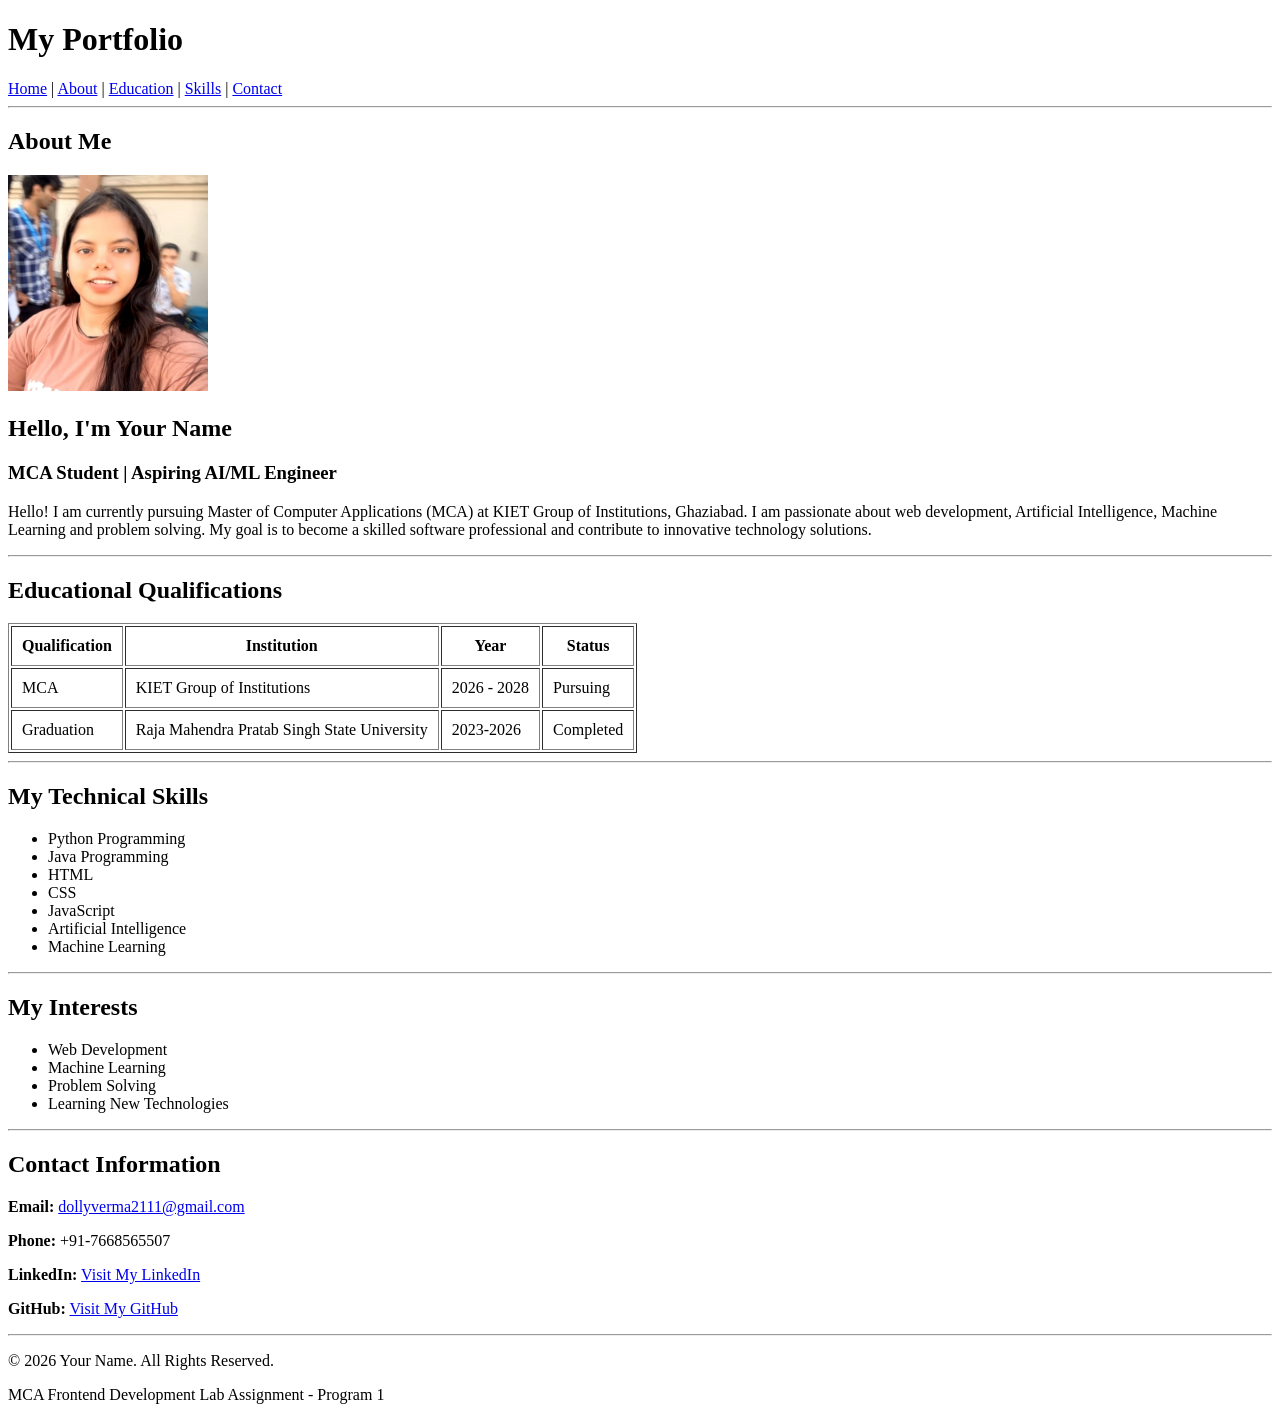
<file: Program1/index.html>
<!DOCTYPE html>
<html lang="en">

<head>
    <meta charset="UTF-8">

    <meta name="viewport"
          content="width=device-width, initial-scale=1.0">

    <meta name="description"
          content="Personal profile webpage of an MCA student">

    <meta name="author" content="Your Name">

    <title>My Personal Portfolio</title>
</head>

<body>

    <!-- Header Section -->
    <header id="home">

        <h1>My Portfolio</h1>

        <nav>
            <a href="#home">Home</a> |
            <a href="#about">About</a> |
            <a href="#education">Education</a> |
            <a href="#skills">Skills</a> |
            <a href="#contact">Contact</a>
        </nav>

    </header>

    <hr>

    <!-- Main Content -->
    <main>

        <!-- About Me Section -->
        <section id="about">

            <h2>About Me</h2>

            <article>

                <img src="image.jpeg"
                     alt="My Profile Picture"
                     width="200">

                <h2>Hello, I'm Your Name</h2>

                <h3>MCA Student | Aspiring AI/ML Engineer</h3>

                <p>
                    Hello! I am currently pursuing Master of
                    Computer Applications (MCA) at KIET Group
                    of Institutions, Ghaziabad.

                    I am passionate about web development,
                    Artificial Intelligence, Machine Learning
                    and problem solving.

                    My goal is to become a skilled software
                    professional and contribute to innovative
                    technology solutions.
                </p>

            </article>

        </section>

        <hr>

        <!-- Education Section -->
        <section id="education">

            <h2>Educational Qualifications</h2>

            <table border="1" cellpadding="10">

                <thead>
                    <tr>
                        <th>Qualification</th>
                        <th>Institution</th>
                        <th>Year</th>
                        <th>Status</th>
                    </tr>
                </thead>

                <tbody>

                    <tr>
                        <td>MCA</td>
                        <td>KIET Group of Institutions</td>
                        <td>2026 - 2028</td>
                        <td>Pursuing</td>
                    </tr>

                    <tr>
                        <td>Graduation</td>
                        <td>Raja Mahendra Pratab Singh State University</td>
                        <td>2023-2026</td>
                        <td>Completed</td>
                    </tr>

                </tbody>

            </table>

        </section>

        <hr>

        <!-- Technical Skills Section -->
        <section id="skills">

            <h2>My Technical Skills</h2>

            <ul>
                <li>Python Programming</li>
                <li>Java Programming</li>
                <li>HTML</li>
                <li>CSS</li>
                <li>JavaScript</li>
                <li>Artificial Intelligence</li>
                <li>Machine Learning</li>
            </ul>

        </section>

        <hr>

        <!-- Interests Section -->
        <section>

            <h2>My Interests</h2>

            <ul>
                <li>Web Development</li>
                <li>Machine Learning</li>
                <li>Problem Solving</li>
                <li>Learning New Technologies</li>
            </ul>

        </section>

        <hr>

        <!-- Contact Section -->
        <section id="contact">

            <h2>Contact Information</h2>

            <article>

                <p>
                    <strong>Email:</strong>
                    <a href="mailto:dollyverma2111@gmail.com">
                        dollyverma2111@gmail.com
                    </a>
                </p>

                <p>
                    <strong>Phone:</strong>
                    +91-7668565507
                </p>

                <p>
                    <strong>LinkedIn:</strong>
                    <a href="https://www.linkedin.com/in/dollyverma10/"
                       target="_blank">
                        Visit My LinkedIn
                    </a>
                </p>

                <p>
                    <strong>GitHub:</strong>
                    <a href="https://github.com/Dolly-Verma12"
                       target="_blank">
                        Visit My GitHub
                    </a>
                </p>

            </article>

        </section>

    </main>

    <hr>

    <!-- Footer Section -->
    <footer>

        <p>
            &copy; 2026 Your Name. All Rights Reserved.
        </p>

        <p>
            MCA Frontend Development Lab Assignment - Program 1
        </p>

    </footer>

</body>

</html>
</file>
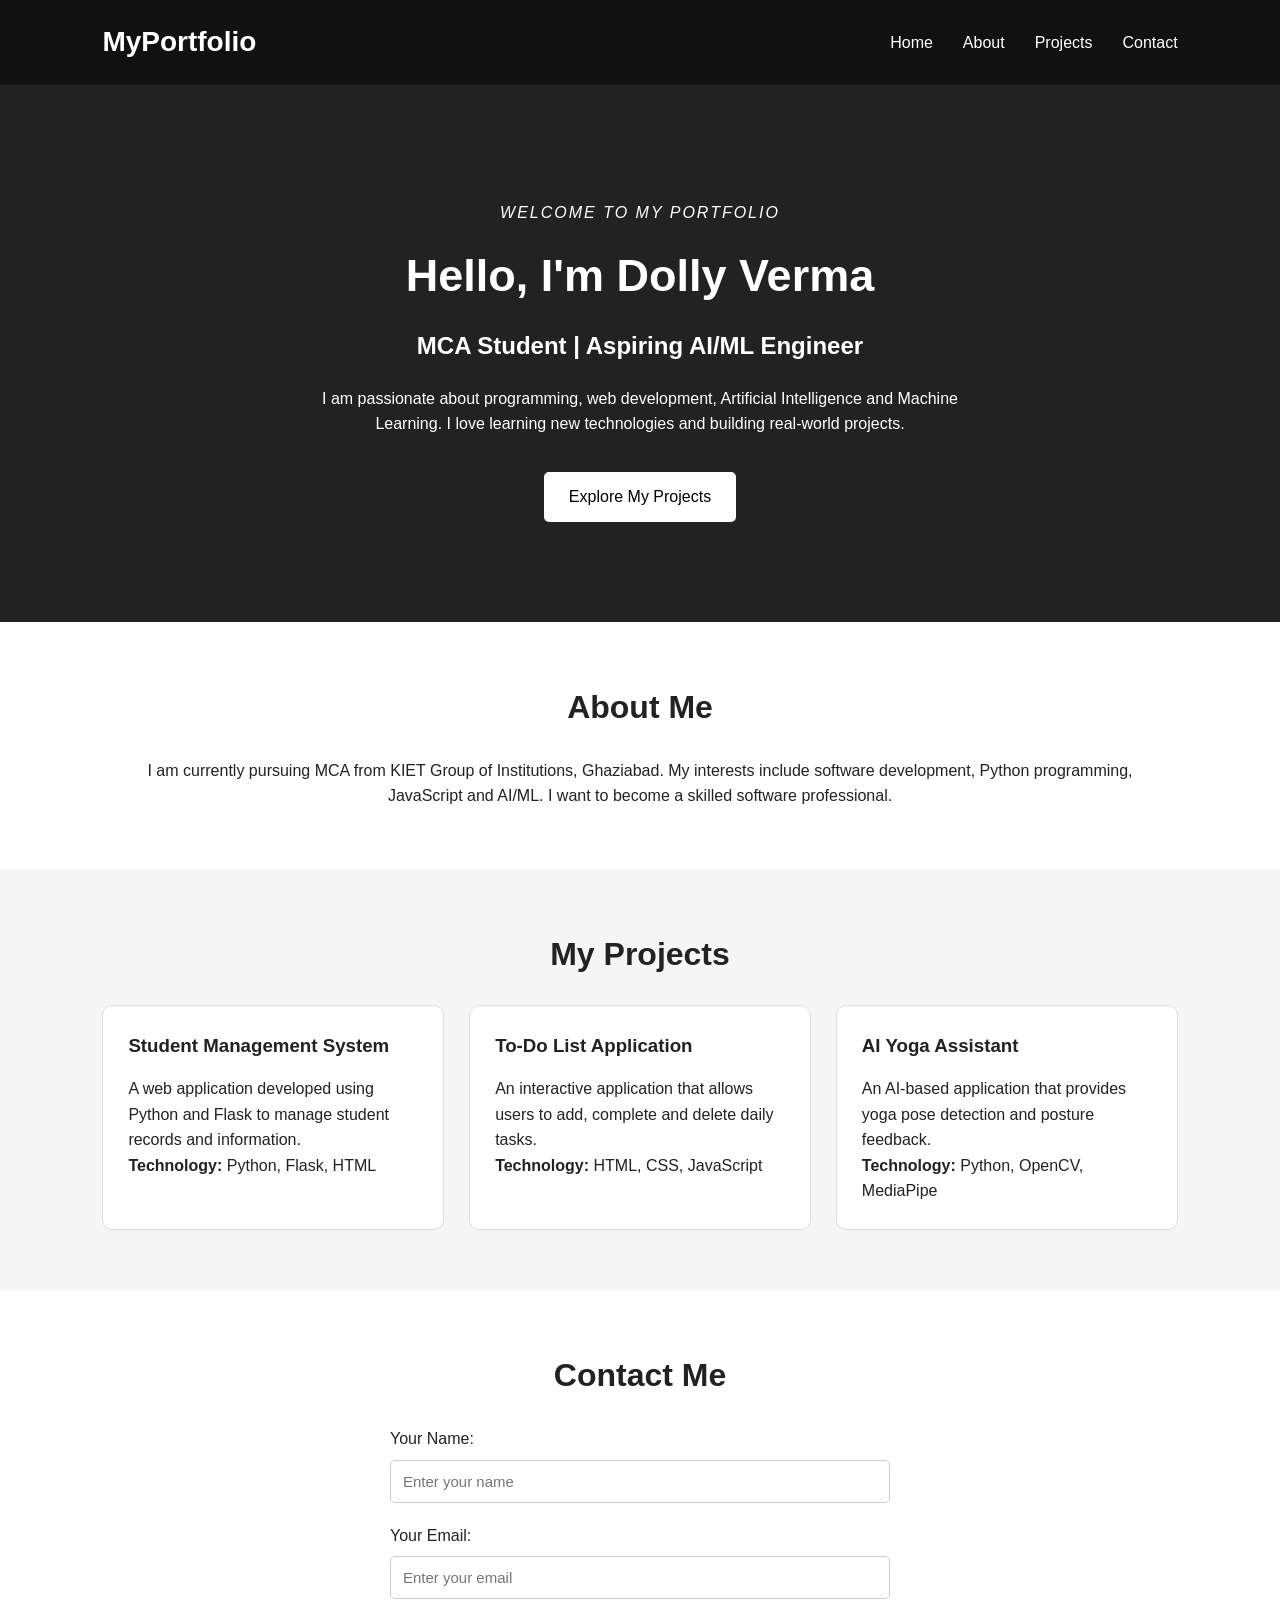
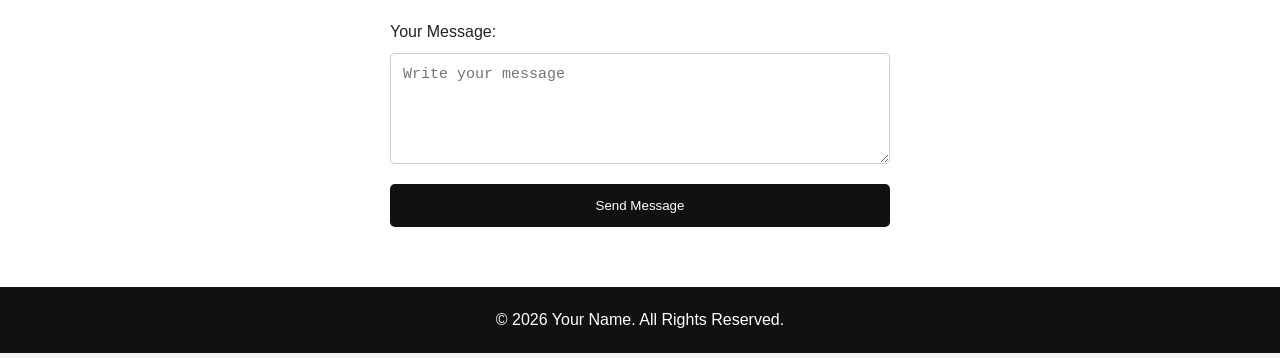
<file: Program2-css-portfolio/index.html>
<!DOCTYPE html>
<html lang="en">

<head>
    <meta charset="UTF-8">
    <meta name="viewport"
          content="width=device-width, initial-scale=1.0">

    <title>My Portfolio | MCA Student</title>

    <!-- External CSS -->
    <link rel="stylesheet" href="style.css">

    <!-- Internal CSS -->
    <style>
        .welcome-text {
            font-style: italic;
            letter-spacing: 2px;
        }
    </style>

</head>

<body>

    <!-- Navigation Bar -->
    <header>
        <nav class="navbar">

            <h2 class="logo">MyPortfolio</h2>

            <ul class="nav-links">
                <li><a href="#home">Home</a></li>
                <li><a href="#about">About</a></li>
                <li><a href="#projects">Projects</a></li>
                <li><a href="#contact">Contact</a></li>
            </ul>

        </nav>
    </header>

    <main>

        <!-- Hero Section -->
        <section id="home" class="hero">

            <div class="hero-content">

                <p class="welcome-text">WELCOME TO MY PORTFOLIO</p>

                <h1>Hello, I'm Dolly Verma</h1>

                <h2>MCA Student | Aspiring AI/ML Engineer</h2>

                <p>
                    I am passionate about programming,
                    web development, Artificial Intelligence
                    and Machine Learning.

                    I love learning new technologies and
                    building real-world projects.
                </p>

                <a href="#projects" class="btn">
                    Explore My Projects
                </a>

            </div>

        </section>

        <!-- About Section -->
        <section id="about" class="about">

            <h2>About Me</h2>

            <p>
                I am currently pursuing MCA from KIET
                Group of Institutions, Ghaziabad.

                My interests include software development,
                Python programming, JavaScript and AI/ML.

                I want to become a skilled software
                professional.
            </p>

        </section>

        <!-- Projects Section -->
        <section id="projects" class="projects">

            <h2>My Projects</h2>

            <div class="project-container">

                <article class="project-card">

                    <h3>Student Management System</h3>

                    <p>
                        A web application developed using
                        Python and Flask to manage student
                        records and information.
                    </p>

                    <p><strong>Technology:</strong> Python, Flask, HTML</p>

                </article>

                <article class="project-card">

                    <h3>To-Do List Application</h3>

                    <p>
                        An interactive application that
                        allows users to add, complete
                        and delete daily tasks.
                    </p>

                    <p><strong>Technology:</strong> HTML, CSS, JavaScript</p>

                </article>

                <article class="project-card">

                    <h3>AI Yoga Assistant</h3>

                    <p>
                        An AI-based application that
                        provides yoga pose detection
                        and posture feedback.
                    </p>

                    <p><strong>Technology:</strong> Python, OpenCV, MediaPipe</p>

                </article>

            </div>

        </section>

        <!-- Contact Section -->
        <section id="contact" class="contact">

            <h2>Contact Me</h2>

            <form>

                <label for="name">Your Name:</label>

                <input type="text" id="name"
                       placeholder="Enter your name" required>

                <label for="email">Your Email:</label>

                <input type="email" id="email"
                       placeholder="Enter your email" required>

                <label for="message">Your Message:</label>

                <textarea id="message"
                          placeholder="Write your message"
                          rows="5" required></textarea>

                <button type="submit">Send Message</button>

            </form>

        </section>

    </main>

    <!-- Footer -->
    <footer>

        <p>
            &copy; 2026 Your Name. All Rights Reserved.
        </p>

    </footer>

</body>

</html>
</file>
<file: Program2-css-portfolio/style.css>
/* Universal Selector */
* {
    margin: 0;
    padding: 0;
    box-sizing: border-box;
}

/* Body Styling */
body {
    font-family: Arial, sans-serif;
    background-color: #f5f5f5;
    color: #222;
    line-height: 1.6;
}

/* Navigation Bar */
.navbar {
    background-color: #111;
    color: white;
    padding: 20px 8%;

    display: flex;
    justify-content: space-between;
    align-items: center;
}

.logo {
    font-size: 28px;
}

.nav-links {
    display: flex;
    list-style: none;
    gap: 30px;
}

.nav-links a {
    color: white;
    text-decoration: none;
    font-size: 16px;
}

/* Hover Effect */
.nav-links a:hover {
    color: #aaa;
}

/* Hero Section */
.hero {
    background-color: #222;
    color: white;
    padding: 100px 8%;
    text-align: center;
}

.hero h1 {
    font-size: 45px;
    margin: 15px 0;
}

.hero h2 {
    margin-bottom: 20px;
}

.hero p {
    max-width: 650px;
    margin: 15px auto;
}

/* Button */
.btn {
    display: inline-block;
    background-color: white;
    color: black;
    padding: 12px 25px;
    margin-top: 20px;
    border-radius: 5px;
    text-decoration: none;
}

.btn:hover {
    background-color: #aaa;
}

/* About Section */
.about {
    padding: 60px 10%;
    text-align: center;
    background-color: white;
}

.about h2,
.projects h2,
.contact h2 {
    font-size: 32px;
    margin-bottom: 25px;
}

/* Projects Section */
.projects {
    padding: 60px 8%;
    text-align: center;
}

.project-container {
    display: grid;
    grid-template-columns: repeat(3, 1fr);
    gap: 25px;
}

/* Project Cards */
.project-card {
    background-color: white;
    border: 1px solid #ddd;
    border-radius: 10px;
    padding: 25px;
    text-align: left;

    transition: transform 0.3s;
}

.project-card:hover {
    transform: translateY(-8px);
}

.project-card h3 {
    margin-bottom: 15px;
}

/* Contact Section */
.contact {
    padding: 60px 10%;
    background-color: white;
    text-align: center;
}

form {
    max-width: 500px;
    margin: auto;
    display: flex;
    flex-direction: column;
    text-align: left;
}

input,
textarea {
    padding: 12px;
    margin: 8px 0 20px;
    border: 1px solid #ccc;
    border-radius: 5px;
    font-size: 15px;
}

button {
    background-color: #111;
    color: white;
    padding: 14px;
    border: none;
    border-radius: 5px;
    cursor: pointer;
}

button:hover {
    background-color: #555;
}

/* Footer */
footer {
    background-color: #111;
    color: white;
    text-align: center;
    padding: 20px;
}

/* Responsive Design */
@media screen and (max-width: 768px) {

    .navbar {
        flex-direction: column;
        gap: 15px;
    }

    .nav-links {
        flex-wrap: wrap;
        justify-content: center;
        gap: 15px;
    }

    .hero h1 {
        font-size: 32px;
    }

    .project-container {
        grid-template-columns: 1fr;
    }

    .hero {
        padding: 60px 5%;
    }
}
</file>
